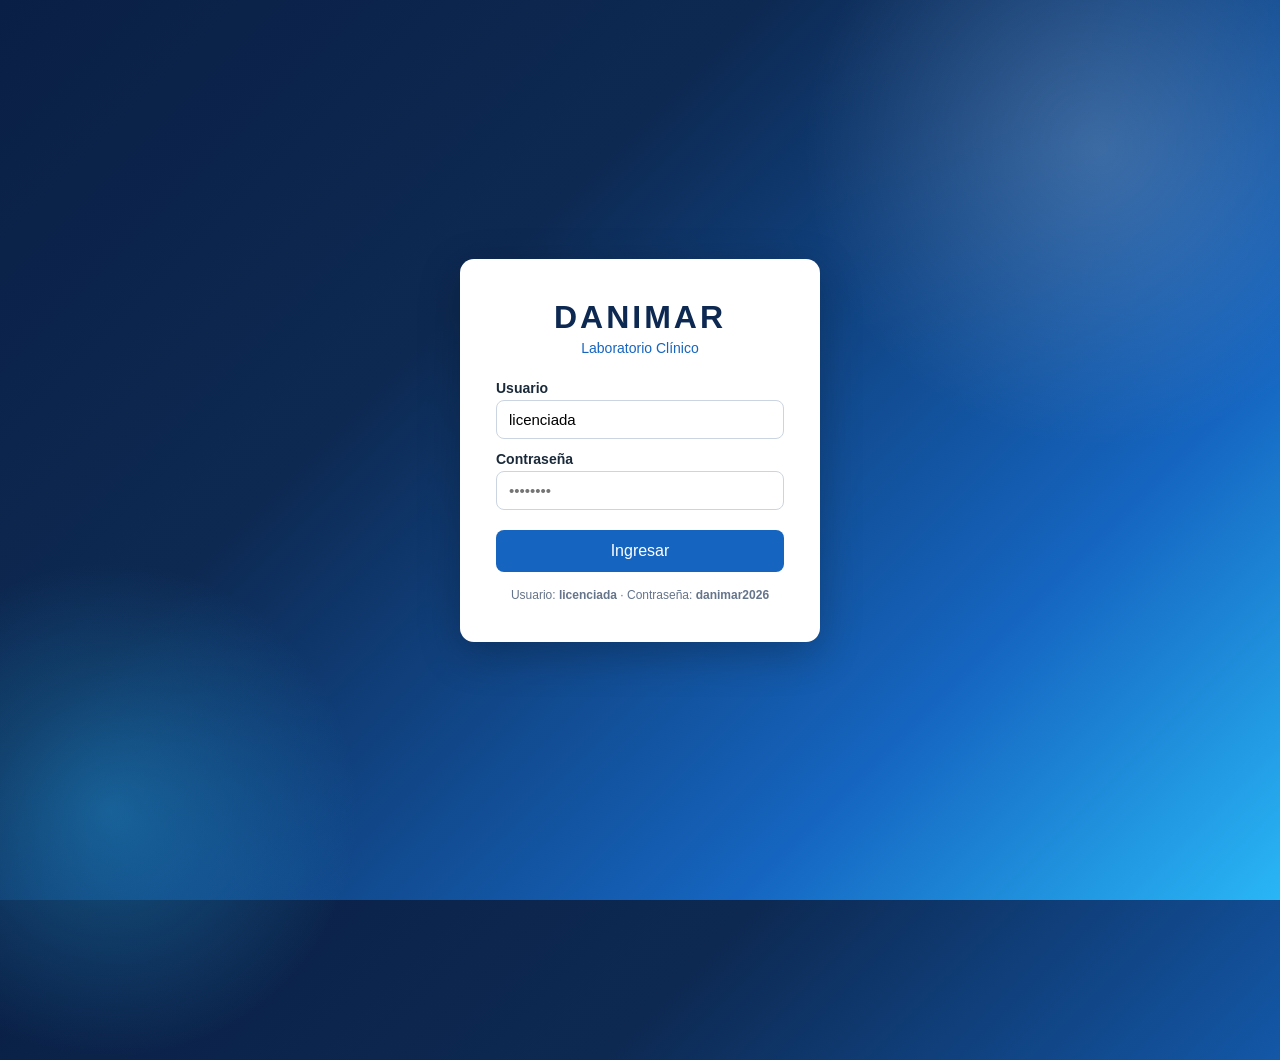
<file: src/main/resources/static/index.html>
<!DOCTYPE html>
<html lang="es">
<head>
  <meta charset="UTF-8">
  <meta http-equiv="refresh" content="0; url=pacientes.html">
  <title>Laboratorio Clínico Danimar</title>
</head>
<body>
  <p>Redirigiendo… <a href="pacientes.html">Entrar al sistema</a></p>
</body>
</html>
</file>
<file: src/main/resources/static/css/style.css>
/* ============================================================
   LABORATORIO CLÍNICO DANIMAR - Estilos
   Paleta azul tomada del prototipo (#0d2952 -> #1565c0)
   ============================================================ */
* { box-sizing: border-box; margin: 0; padding: 0; }
body {
    font-family: "Segoe UI", Roboto, Arial, sans-serif;
    color: #1a2a3a;
    background: #eef2f7;
}

/* ---------- LOGIN ---------- */
.login-body {
    min-height: 100vh;
    display: flex;
    align-items: center;
    justify-content: center;
    background: linear-gradient(135deg, #0a1f45 0%, #0d2952 35%, #1565c0 75%, #29b6f6 100%);
    position: relative;
    overflow: hidden;
}
.login-body::before {
    content: "";
    position: absolute;
    width: 600px; height: 600px;
    background: radial-gradient(circle, rgba(255,255,255,.18), transparent 70%);
    top: -150px; right: -120px;
}
.login-body::after {
    content: "";
    position: absolute;
    width: 500px; height: 500px;
    background: radial-gradient(circle, rgba(41,182,246,.35), transparent 70%);
    bottom: -160px; left: -140px;
}
.login-card { position: relative; z-index: 1; }
.login-card {
    background: #fff;
    padding: 40px 36px;
    border-radius: 14px;
    width: 360px;
    box-shadow: 0 12px 40px rgba(0,0,0,.25);
}
.login-logo { text-align: center; margin-bottom: 24px; }
.login-logo h1 { color: #0d2952; letter-spacing: 3px; }
.login-logo p { color: #1565c0; font-size: 14px; }
.login-card label { display: block; margin: 12px 0 4px; font-size: 14px; font-weight: 600; }
.login-card input {
    width: 100%; padding: 10px 12px; border: 1px solid #cbd5e1;
    border-radius: 8px; font-size: 15px;
}
.login-card button {
    margin-top: 20px; width: 100%; padding: 12px;
    background: #1565c0; color: #fff; border: none; border-radius: 8px;
    font-size: 16px; cursor: pointer;
}
.login-card button:hover { background: #0d47a1; }
.login-hint { margin-top: 16px; text-align: center; font-size: 12px; color: #64748b; }
.alert-error {
    background: #fde8e8; color: #b91c1c; padding: 10px 12px;
    border-radius: 8px; font-size: 14px; margin-bottom: 8px;
}

/* ---------- LAYOUT ---------- */
.layout { display: flex; min-height: 100vh; }
.sidebar {
    width: 250px; background: linear-gradient(180deg, #0d2952 0%, #15418c 55%, #1565c0 100%);
    color: #fff; display: flex; flex-direction: column; padding: 22px 14px;
}
.sidebar-logo {
    display: flex; align-items: center; gap: 12px;
    padding: 0 8px 20px; margin-bottom: 8px;
    border-bottom: 1px solid rgba(255,255,255,.10);
}
.logo-icon {
    width: 44px; height: 44px; border-radius: 12px;
    background: rgba(255,255,255,.12);
    display: flex; align-items: center; justify-content: center; flex-shrink: 0;
}
.logo-text small { display: block; font-size: 10px; letter-spacing: 1.5px; color: #94a3b8; }
.logo-text h2 { letter-spacing: 2px; font-size: 20px; margin-top: 2px; }
.nav-label { font-size: 11px; letter-spacing: 1.5px; color: #64748b; padding: 8px 10px 6px; }
.sidebar nav { display: flex; flex-direction: column; gap: 4px; flex: 1; }
.sidebar nav a {
    display: flex; align-items: center; gap: 12px;
    color: #cbd5e1; text-decoration: none; padding: 11px 14px; font-size: 15px;
    border-radius: 10px; transition: background .15s, color .15s;
}
.sidebar nav a svg { color: #94a3b8; }
.sidebar nav a:hover { background: rgba(255,255,255,.06); color: #fff; }
.sidebar nav a.activo {
    background: rgba(255,255,255,.18);
    color: #fff; font-weight: 600;
    box-shadow: inset 0 0 0 1px rgba(255,255,255,.25);
}
.sidebar nav a.activo svg { color: #fff; }
.logout-link {
    display: flex; align-items: center; gap: 10px;
    color: #94a3b8; text-decoration: none; padding: 11px 14px;
    font-size: 14px; margin-top: 8px; border-radius: 10px;
    border-top: 1px solid rgba(255,255,255,.10);
}
.logout-link:hover { color: #fff; background: rgba(255,255,255,.06); }

.content { flex: 1; display: flex; flex-direction: column; }
.topbar {
    background: #fff; padding: 14px 28px; border-bottom: 1px solid #e2e8f0;
    font-size: 14px;
    display: flex; align-items: center; justify-content: space-between;
}
.btn-menu {
    display: inline-flex; align-items: center; gap: 8px;
    text-decoration: none; color: #334155; font-weight: 700;
    background: #fff; border: 1px solid #e2e8f0;
    padding: 9px 18px; border-radius: 999px; font-size: 14px;
    box-shadow: 0 2px 8px rgba(0,0,0,.08);
    transition: background .15s, color .15s, box-shadow .15s;
}
.btn-menu svg { color: #475569; transition: color .15s; }
.btn-menu:hover { background: #eaf2fd; color: #1565c0; border-color: #1565c0; box-shadow: 0 3px 10px rgba(21,101,192,.15); }
.btn-menu:hover svg { color: #1565c0; }
.content-inner { padding: 28px; flex: 1; }
.pie { text-align: center; padding: 14px; font-size: 12px; color: #64748b; }

/* ---------- COMPONENTES ---------- */
h1 { color: #0d2952; margin-bottom: 4px; }
.subtitulo { color: #64748b; margin-bottom: 24px; }

.cards { display: flex; gap: 20px; flex-wrap: wrap; }
.card {
    background: #fff; border-radius: 12px; padding: 24px 28px;
    box-shadow: 0 2px 10px rgba(0,0,0,.06); min-width: 200px;
    display: flex; flex-direction: column;
}
.card-num { font-size: 36px; font-weight: 700; color: #1565c0; }
.card-label { color: #64748b; font-size: 14px; margin-top: 4px; }

/* Formularios y tablas (para las siguientes partes) */
.panel { background: #fff; border-radius: 14px; padding: 24px; box-shadow: 0 2px 10px rgba(0,0,0,.06); margin-bottom: 24px; }
.panel h2 { color: #0d2952; margin-bottom: 16px; font-size: 18px; }
/* Encabezado de sección con ícono (estilo mockup) */
.panel-head { display: flex; align-items: center; gap: 14px; margin-bottom: 18px; }
.panel-head-icon {
    width: 46px; height: 46px; border-radius: 12px; flex-shrink: 0;
    background: linear-gradient(135deg, #1565c0, #1e88e5);
    display: flex; align-items: center; justify-content: center; color: #fff;
}
.panel-head-text h2 { margin: 0; font-size: 18px; color: #0d2952; }
.panel-head-text p { margin: 2px 0 0; color: #64748b; font-size: 14px; }
form .campo { margin-bottom: 14px; }
form label { display: block; font-size: 14px; font-weight: 600; margin-bottom: 4px; }
form input[type=text], form input[type=number], form input[type=date], form select, form textarea {
    width: 100%; padding: 9px 11px; border: 1px solid #cbd5e1; border-radius: 8px; font-size: 14px;
}
form textarea { padding: 22px 14px 14px; line-height: 1.5; resize: vertical; }
.btn { background: #1565c0; color: #fff; border: none; padding: 10px 20px; border-radius: 8px; font-size: 15px; font-weight: 700; cursor: pointer; text-decoration: none; display: inline-block; }
.btn:hover { background: #0d47a1; }
.btn-sec { background: #e2e8f0; color: #1a2a3a; }
.btn-sec:hover { background: #cbd5e1; }
.btn-danger { background: #A3212B; color: #fff; }
.btn-danger:hover { background: #82161f; }

table { width: 100%; border-collapse: collapse; background: #fff; }
th, td { padding: 10px 12px; text-align: left; border-bottom: 1px solid #e2e8f0; font-size: 14px; }
th { background: #f1f5f9; color: #0d2952; }
tbody tr { transition: background .15s; }
tbody tr:hover td { background: #eef5ff; }
#tabla_precios tbody tr.fila-campos:hover td { background: transparent; }
.campos-tabla th, .campos-tabla td { background: #fff; }
.campos-tabla tbody tr:hover td { background: #eef5ff; }

.alert-ok { background: #e6f7ed; color: #15803d; padding: 10px 12px; border-radius: 8px; margin-bottom: 16px; }
.tabs { display: flex; gap: 8px; margin-bottom: 20px; }
.tabs a { padding: 8px 18px; border-radius: 8px; background: #e2e8f0; text-decoration: none; color: #1a2a3a; font-size: 14px; }
.tabs a.activo { background: #1565c0; color: #fff; }

/* Pacientes */
.form-fila { display: flex; gap: 14px; align-items: flex-end; flex-wrap: wrap; }
.form-fila > div { flex: 1; min-width: 140px; }
.form-fila .form-boton { flex: 0 0 auto; min-width: auto; }
.form-fila button { background: #e8f1fd; color: #1565c0; border: 1px solid #bcdcff; padding: 10px 22px; border-radius: 8px; font-size: 15px; font-weight: 700; cursor: pointer; white-space: nowrap; height: 42px; transition: background .15s, color .15s, border-color .15s; }
.form-fila button:hover { background: #1565c0; color: #fff; border-color: #1565c0; }
.form-busqueda { display: flex; gap: 10px; margin-bottom: 18px; align-items: center; }
.form-busqueda input { flex: 1; padding: 9px 11px; border: 1px solid #cbd5e1; border-radius: 8px; font-size: 14px; }
.form-busqueda button { background: #1565c0; color: #fff; border: none; padding: 9px 20px; border-radius: 8px; font-weight: 700; cursor: pointer; }
.btn-limpiar { color: #64748b; text-decoration: none; font-size: 14px; }
.tabla { width: 100%; border-collapse: collapse; }
.tabla .vacio { text-align: center; color: #94a3b8; padding: 20px; }

/* Registro de examen (maestro-detalle) */
.ficha-paciente { background: #eef5ff; border-left: 4px solid #1565c0; padding: 12px 16px; border-radius: 8px; font-size: 14px; }
.tabla select { width: 100%; padding: 8px 10px; border: 1px solid #cbd5e1; border-radius: 8px; font-size: 14px; }
.td-quitar { text-align: center; }
.btn-quitar { background: #fde2e2; color: #b91c1c; border: none; width: 30px; height: 30px; border-radius: 6px; cursor: pointer; font-size: 13px; }
.btn-quitar:hover { background: #fbcaca; }

/* Acciones en tablas, precios */
.acciones { white-space: nowrap; }
.acciones a, .acciones form { margin-right: 8px; }
.btn-eliminar { background: #fde2e2; color: #b91c1c; border: none; padding: 5px 10px; border-radius: 6px; cursor: pointer; font-size: 13px; }
.btn-eliminar:hover { background: #fbcaca; }

/* Pestañas Registrar / Consultar pacientes */
.tabs-pac {
    display: flex; gap: 8px; background: #fff; padding: 8px;
    border-radius: 12px; box-shadow: 0 2px 10px rgba(0,0,0,.06);
    margin-bottom: 20px; width: fit-content;
}
.tab-pac {
    display: flex; align-items: center; gap: 8px;
    border: none; background: transparent; color: #475569; font-weight: 700;
    padding: 10px 20px; border-radius: 9px; font-size: 14px; cursor: pointer;
    transition: background .15s, color .15s;
}
.tab-pac:hover { background: #eef5ff; color: #1565c0; }
.tab-pac.activo { background: #1565c0; color: #fff; }
.tab-pac.activo svg { color: #fff; }

/* Botones de acción con borde curvo y negrita */
.btn-accion {
    display: inline-block; background: #e8f2fd; color: #1565c0; font-weight: 700;
    padding: 7px 15px; border-radius: 8px; border: 1px solid #bcd9f5;
    text-decoration: none; font-size: 13px; cursor: pointer;
    transition: background .15s, color .15s, border-color .15s;
}
.btn-accion:hover { background: #1565c0; color: #fff; border-color: #1565c0; }
.btn-accion-danger { background: #f8e4e6; color: #A3212B; border-color: #ecc4c8; }
.btn-accion-danger:hover { background: #A3212B; color: #fff; border-color: #A3212B; }
.campo-precio { display: flex; align-items: center; gap: 4px; }
.campo-precio span { color: #64748b; }
.campo-precio input { width: 110px; padding: 7px 9px; border: 1px solid #cbd5e1; border-radius: 8px; font-size: 14px; }
.campo-fecha { display: flex; align-items: center; gap: 6px; }
.campo-fecha input { width: 52px; text-align: center; padding: 9px 6px; border: 1px solid #cbd5e1; border-radius: 8px; font-size: 15px; }
.campo-fecha input[name="anio"] { width: 74px; }
.campo-fecha span { color: #94a3b8; font-weight: 600; }
.input-fecha { text-align: center; letter-spacing: .5px; }
.hint-fecha { display: block; margin-top: 8px; color: #94a3b8; font-size: 12px; }

/* Reporte imprimible */
.reporte-body { background: #f1f5f9; padding: 30px; }
.reporte { background: #fff; max-width: 800px; margin: 0 auto; padding: 40px; box-shadow: 0 2px 12px rgba(0,0,0,.08); }
.reporte-encabezado { display: flex; justify-content: space-between; align-items: flex-start; border-bottom: 3px solid #0d2952; padding-bottom: 14px; }
.reporte-encabezado h1 { color: #0d2952; font-size: 22px; }
.reporte-encabezado p { color: #64748b; font-size: 14px; }
.reporte-orden { text-align: right; font-size: 14px; color: #1a2a3a; }
.reporte-paciente { display: flex; gap: 24px; flex-wrap: wrap; margin: 18px 0; font-size: 14px; }
.reporte-examen { color: #0d2952; font-size: 16px; margin: 22px 0 8px; }
.reporte-total { text-align: right; margin-top: 24px; font-size: 16px; }
.reporte-fn { color: #94a3b8; font-size: 12px; }
.reporte-firma { margin-top: 50px; text-align: center; color: #1a2a3a; font-size: 14px; }
.no-imprimir { margin-top: 30px; display: flex; gap: 10px; justify-content: center; }
@media print {
    .reporte-body { background: #fff; padding: 0; }
    .reporte { box-shadow: none; max-width: none; }
    .no-imprimir { display: none; }
}

/* ===== Nuevo Examen: barra de paciente + categorías ===== */
.campo-label { display:block; font-weight:700; color:#334155; margin:0 0 7px; }
.req { color:#ef4444; }

.buscador-pac { position:relative; margin-bottom:18px; }
.buscador-pac input {
    width:100%; padding:13px 40px 13px 16px; border:1px solid #cbd5e1;
    border-radius:12px; font-size:15px; background:#f8fafc; box-sizing:border-box;
}
.buscador-pac input:focus { outline:none; border-color:#1565c0; background:#fff;
    box-shadow:0 0 0 3px rgba(21,101,192,.12); }
.buscador-pac.elegido input { background:#eef5ff; border-color:#1565c0; font-weight:600; color:#0d2952; }
.buscador-flecha { position:absolute; right:14px; top:14px; color:#94a3b8; pointer-events:none; }

.pac-sugerencias {
    display:none; position:absolute; left:0; right:0; top:calc(100% + 6px);
    background:#fff; border:1px solid #e2e8f0; border-radius:12px;
    box-shadow:0 8px 24px rgba(0,0,0,.12); z-index:30; overflow:hidden; max-height:320px; overflow-y:auto;
}
.pac-sugerencias.abierto { display:block; }
.sug-item { padding:11px 16px; cursor:pointer; display:flex; flex-direction:column; gap:2px; border-bottom:1px solid #f1f5f9; }
.sug-item:last-child { border-bottom:none; }
.sug-item:hover { background:#eef5ff; }
.sug-item strong { color:#0d2952; font-size:14px; }
.sug-item span { color:#64748b; font-size:12px; }
.sug-vacio { padding:14px 16px; color:#94a3b8; font-size:13px; }

.form-fila-3 { display:flex; gap:18px; flex-wrap:wrap; align-items:flex-start; }
.form-fila-3 > div { flex:1; min-width:180px; }
.campo-box {
    width:100%; height:46px; padding:0 14px; border:1px solid #cbd5e1; border-radius:10px;
    font-size:15px; background:#f8fafc; box-sizing:border-box; color:#1e293b;
}
.campo-box:focus { outline:none; border-color:#1565c0; background:#fff; box-shadow:0 0 0 3px rgba(21,101,192,.12); }
textarea.campo-box { height:auto; min-height:110px; padding:14px; line-height:1.5; resize:vertical; }

/* Campos editables del reporte (nombre/unidad/referencia): se pueden modificar
   solo para ese reporte; lucen como texto y se resaltan al enfocar. */
.campo-rep { width:100%; border:1px solid transparent; background:transparent;
    padding:5px 6px; border-radius:6px; font:inherit; color:#1e293b; }
.campo-rep:hover { border-color:#e2e8f0; }
.campo-rep:focus { outline:none; border-color:#1565c0; background:#fff;
    box-shadow:0 0 0 3px rgba(21,101,192,.12); }
/* Valor de referencia: área de texto que muestra cada rango en su línea */
textarea.campo-rep-ref { resize:vertical; line-height:1.5; overflow:hidden;
    white-space:pre-wrap; min-height:34px; }
/* Método fijo en generar reporte */
.metodo-fijo { margin:4px 0 14px; color:#334155; font-size:14px; }
.rep-metodo { font-weight:normal; font-size:13px; color:#5a6b7b; }
/* Filas de sub-sección (ej. "Tinción de Gram:") */
.fila-sub td, tr.fila-sub td { background:#eef2f7 !important; font-weight:700;
    color:#0d2952; padding:7px 10px; }
.rep-sub td { background:#eef2f7; font-weight:700; color:#0d2952; }
.fila-sub-precio td { background:#eef2f7; font-weight:700; color:#0d2952; letter-spacing:0.3px; }

/* Modal de contraseña (cambios sensibles) */
.modal-clave { position:fixed; inset:0; background:rgba(15,23,42,.45);
    display:flex; align-items:center; justify-content:center; z-index:1000; }
.modal-clave-caja { background:#fff; border-radius:14px; padding:26px 26px 22px;
    width:360px; max-width:92vw; box-shadow:0 18px 50px rgba(0,0,0,.25); }
.modal-clave-caja h3 { margin:0 0 4px; color:#0d2952; }
.modal-clave-caja .campo-box { margin-top:12px; }
.modal-clave-error { color:#A3212B; font-size:13px; margin:8px 0 0; }
.modal-clave-acciones { display:flex; gap:10px; margin-top:16px; }

/* Tarjetas de estadísticas (Reportes) */
.stats-grid { display:grid; grid-template-columns:repeat(auto-fit,minmax(150px,1fr));
    gap:12px; margin-bottom:18px; }
.stat-card { background:#fff; border:1px solid #e2e8f0; border-radius:12px; padding:14px 16px;
    box-shadow:0 1px 3px rgba(0,0,0,.04); }
.stat-card small { display:block; color:#64748b; font-size:11px; letter-spacing:.5px; margin-bottom:4px; }
.stat-card strong { font-size:20px; color:#0d2952; }
.stat-card.stat-pend strong { color:#A3212B; }
/* Filtros de Reportes */
.form-filtros { display:flex; flex-wrap:wrap; gap:10px; align-items:center; margin-bottom:16px; }
.form-filtros input[type=text], .form-filtros input[type=date], .form-filtros select {
    padding:8px 10px; border:1px solid #cbd5e1; border-radius:8px; font-size:14px; }
.form-filtros label { font-size:13px; color:#475569; display:flex; gap:6px; align-items:center; }
.form-filtros .filtro-ancho { flex:1 1 0; width:0; min-width:240px; height:44px; padding:0 12px; font-size:15px; box-sizing:border-box; line-height:normal; }
.form-filtros .campo-fecha { width:120px; letter-spacing:0.5px; }
.form-filtros .campo-fecha::placeholder { color:#aab4c2; font-size:13px; letter-spacing:1px; }
.input-costo { background:#f1f5f9; color:#0d2952; font-weight:700; }

.zona-examenes { display:grid; grid-template-columns:repeat(auto-fill, minmax(280px,1fr)); gap:10px; margin:22px 0 18px; }
.vacio-examenes { color:#94a3b8; font-size:14px; grid-column:1/-1; }
.check-examen {
    display:flex; align-items:center; gap:10px; padding:11px 14px;
    border:1px solid #e2e8f0; border-radius:10px; cursor:pointer; background:#fff;
    transition:background .15s, border-color .15s;
}
.check-examen:hover { background:#eef5ff; border-color:#bcd9f5; }
.check-examen input { width:17px; height:17px; accent-color:#1565c0; }
.cx-nombre { flex:1; font-size:14px; color:#1e293b; }
.cx-costo { font-size:13px; font-weight:700; color:#1565c0; }

.seleccionados { margin-top:4px; }
.seleccionados > strong { color:#334155; font-size:14px; }
.chips-sel { display:flex; flex-wrap:wrap; gap:8px; margin-top:10px; }
.sel-vacio { color:#94a3b8; font-size:13px; }
.chip-ex { display:inline-flex; align-items:center; gap:8px; background:#1565c0; color:#fff;
    font-weight:600; font-size:13px; padding:6px 8px 6px 12px; border-radius:999px; }
.chip-ex button { border:none; background:rgba(255,255,255,.25); color:#fff; width:18px; height:18px;
    border-radius:50%; cursor:pointer; font-size:11px; line-height:1; }
.chip-ex button:hover { background:rgba(255,255,255,.45); }
.btn:disabled { opacity:.5; cursor:not-allowed; }

.badge-reportes { display:inline-block; min-width:26px; text-align:center; background:#e8f2fd; color:#1565c0; font-weight:700; padding:3px 9px; border-radius:999px; font-size:13px; }

/* ===== Cabecera de pantallas con botón Volver ===== */
.res-head { display:flex; justify-content:space-between; align-items:flex-start; gap:16px; margin-bottom:6px; flex-wrap:wrap; }

/* ===== Estado de pago ===== */
.panel-pago { padding-top:16px; padding-bottom:16px; }
.pago-fila { display:grid; grid-template-columns:1.2fr 1.2fr 1.2fr auto; gap:14px; align-items:flex-end; }
.pago-boton { display:flex; align-items:flex-end; }
@media (max-width:760px){ .pago-fila { grid-template-columns:1fr 1fr; } }

.badge-pago { display:inline-block; font-weight:700; padding:3px 10px; border-radius:999px; font-size:12px; }
.badge-pago-ok      { background:#e3f5e9; color:#1b7a3d; }
.badge-pago-parcial { background:#fff3da; color:#a96a00; }
.badge-pago-pend    { background:#fde8e8; color:#b42424; }

/* ===== Reporte rediseñado (estilo mockup) ===== */
.reporte-body { background:#eef1f6; padding:24px 0; }
.rep { max-width:820px; margin:0 auto; background:#fff; border-radius:12px; overflow:hidden;
       box-shadow:0 10px 40px rgba(13,41,82,.12); }

.rep-toolbar { display:flex; justify-content:space-between; align-items:center;
               background:#0d2952; color:#fff; padding:14px 22px; }
.rep-toolbar-title { font-weight:700; font-size:15px; }
.rep-toolbar-btns { display:flex; gap:10px; }
.rep-tbtn { background:rgba(255,255,255,.16); color:#fff; border:none; cursor:pointer;
            padding:8px 14px; border-radius:8px; font-size:13px; text-decoration:none; }
.rep-tbtn:hover { background:rgba(255,255,255,.28); }

.rep-header { background:linear-gradient(135deg,#1565c0,#0d2952); color:#fff;
              text-align:center; padding:26px 20px 22px; }
.rep-header h1 { margin:0; font-size:26px; letter-spacing:.5px; color:#fff; }
.rep-sub { margin:8px 0 0; opacity:.9; font-size:13px; }

.rep-meta { display:flex; justify-content:space-between; padding:12px 28px;
            background:#eaf2fd; color:#1565c0; font-weight:700; font-size:13px; }

.rep-card { margin:22px 28px; border:1px solid #e3e8f0; border-radius:10px; overflow:hidden; }
.rep-card-head { background:#0d2952; color:#fff; font-weight:700; font-size:13px;
                 letter-spacing:.5px; padding:12px 18px; }
.rep-card-body { display:grid; grid-template-columns:1fr 1fr; gap:14px 24px;
                 padding:18px; background:#f6f9fe; }
.rep-card-body small { display:block; color:#8a93a3; font-size:11px; letter-spacing:.5px; }
.rep-card-body strong { font-size:16px; color:#1b2430; }
.rep-pago-ok { color:#1b7a3d; } .rep-pago-parcial { color:#a96a00; } .rep-pago-pend { color:#b42424; }

.rep-examen-titulo { text-align:center; margin:22px auto 0; width:max-content;
                     background:#1565c0; color:#fff; font-weight:700; padding:8px 26px; border-radius:999px; }
.rep-tabla { width:calc(100% - 56px); margin:14px 28px 4px; border-collapse:collapse;
             border-radius:10px; overflow:hidden; }
.rep-tabla th { background:#1565c0; color:#fff; text-align:left; padding:12px 16px; font-size:13px; }
.rep-tabla td { padding:12px 16px; border-bottom:1px solid #eef1f6; font-size:14px; }
.rep-tabla tbody tr:nth-child(even) { background:#f6f9fe; }
.rep-ref { color:#8a93a3; }

.rep-obs { margin:18px 28px 0; padding:12px 14px; background:#f6f8fb; border-left:3px solid #0d2952; border-radius:4px; color:#1b2430; font-size:14px; line-height:1.45; }
.rep-firma { text-align:center; margin:34px 28px 10px; color:#1b2430; font-size:14px; }
.rep-volver { padding:0 28px 26px; }

@media print {
    .no-imprimir { display:none !important; }
    .reporte-body { background:#fff; padding:0; }
    .rep { box-shadow:none; max-width:100%; border-radius:0; }
}

/* Botonera doble (Guardar + Cancelar) alineada */
.form-boton-doble { display:flex; gap:10px; align-items:center; }
.form-boton-doble .btn-accion { height:42px; display:inline-flex; align-items:center; padding:0 18px; }
/* Separación del bloque de botones del reporte respecto al cuadro siguiente */
.res-acciones { margin:20px 0 30px; display:flex; gap:12px; flex-wrap:wrap; align-items:center; }
.campos-tabla .campo-edit,
.campos-tabla tbody input[type=text],
.campos-tabla tbody input:not([type]) {
    border:none; background:transparent; padding:2px 0; width:100%;
    font:inherit; color:inherit; outline:none;
}
.campos-tabla .campo-edit:focus,
.campos-tabla tbody input:focus { border-bottom:1px solid #1565c0; }
.badge-pago-link { text-decoration:none; cursor:pointer; }
.badge-pago-link:hover .badge-pago { filter:brightness(0.93); }
a.badge-reportes { text-decoration:none; cursor:pointer; }
a.badge-reportes:hover { background:#1565c0; color:#fff; }
.deuda-pend { color:#c62828; font-weight:700; }
.deuda-ok { color:#2e7d32; font-weight:600; font-size:13px; }
</file>
